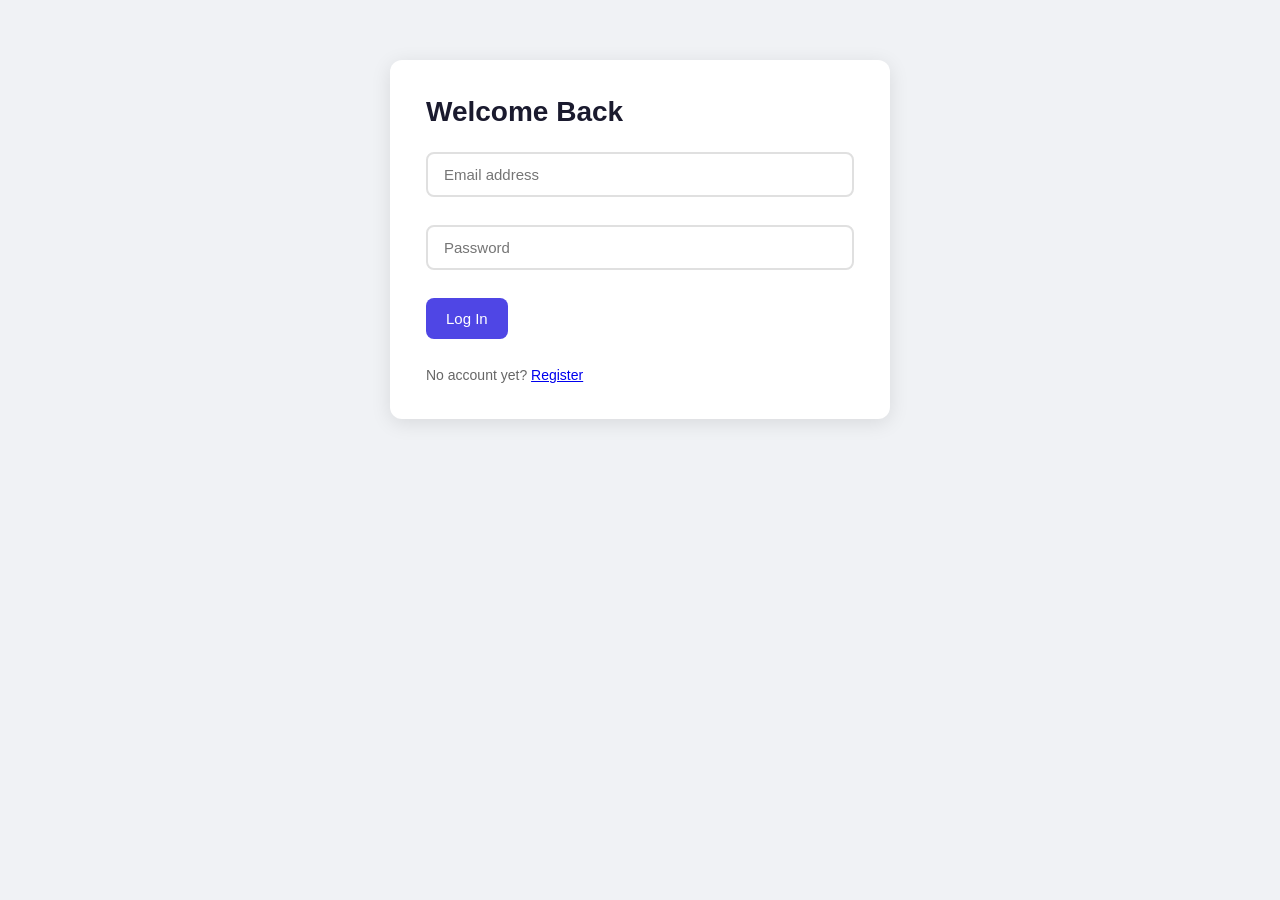
<file: frontend/login.html>
<!DOCTYPE html>
<html lang="en">
  <head>
    <meta charset="UTF-8" />
    <title>Login</title>
    <link rel="stylesheet" href="style.css" />
  </head>
  <body>
    <div class="container">
      <h1>Welcome Back</h1>

      <div class="input-row">
        <input type="email" id="email" placeholder="Email address" />
      </div>
      <div class="input-row">
        <input type="password" id="password" placeholder="Password" />
      </div>

      <div class="input-row">
        <button onclick="login()">Log In</button>
      </div>

      <p id="message" style="margin-top:16px; font-size:14px;"></p>

      <p style="margin-top:24px; font-size:14px; color:#666;">
        No account yet? <a href="register.html">Register</a>
      </p>
    </div>

    <script>
      const API = "https://todo-backend-rb0m.onrender.com";

      async function login() {
        const email    = document.getElementById("email").value.trim();
        const password = document.getElementById("password").value;
        const message  = document.getElementById("message");

        const response = await fetch(`${API}/login`, {
          method: "POST",
          headers: { "Content-Type": "application/json" },
          body: JSON.stringify({ email, password })
        });

        const data = await response.json();

        if (response.ok) {
          /*
            Store the token in localStorage — the browser's built-in key/value store.
            It persists across page refreshes (unlike regular variables which reset).
            script.js will read it from here and attach it to every request.
          */
          localStorage.setItem("token", data.token);
          localStorage.setItem("email", data.email);

          // Redirect to the main app
          window.location.href = "index.html";
        } else {
          message.style.color = "red";
          message.textContent = data.error;
        }
      }

      // Allow pressing Enter to log in
      document.addEventListener("keydown", e => {
        if (e.key === "Enter") login();
      });
    </script>
  </body>
</html>
</file>
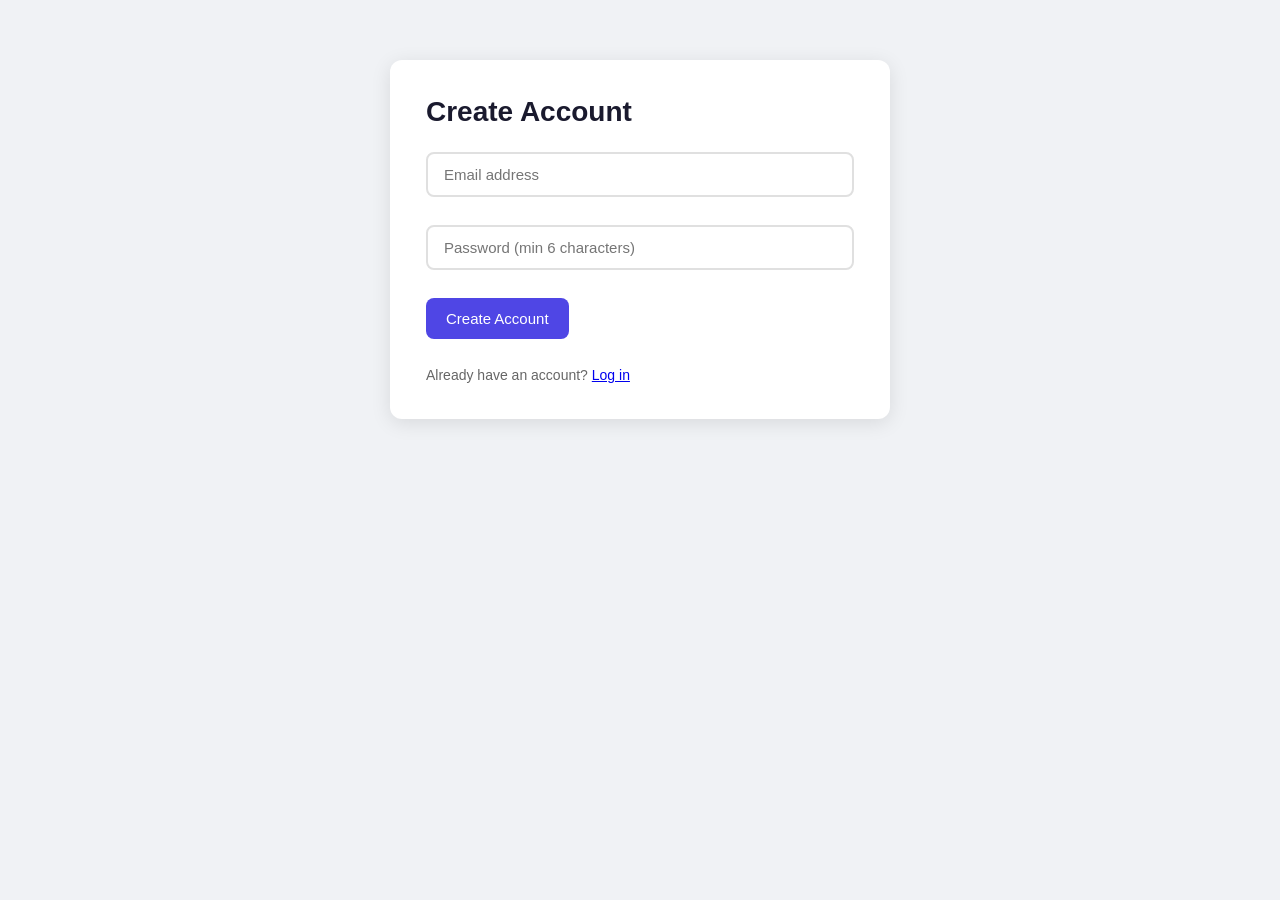
<file: frontend/register.html>
<!DOCTYPE html>
<html lang="en">
  <head>
    <meta charset="UTF-8" />
    <title>Register</title>
    <link rel="stylesheet" href="style.css" />
  </head>
  <body>
    <div class="container">
      <h1>Create Account</h1>

      <div class="input-row">
        <input type="email" id="email" placeholder="Email address" />
      </div>
      <div class="input-row">
        <input type="password" id="password" placeholder="Password (min 6 characters)" />
      </div>

      <div class="input-row">
        <button onclick="register()">Create Account</button>
      </div>

      <!-- Error and success messages appear here -->
      <p id="message" style="margin-top:16px; font-size:14px;"></p>

      <p style="margin-top:24px; font-size:14px; color:#666;">
        Already have an account? <a href="login.html">Log in</a>
      </p>
    </div>

    <script>
      const API = "https://todo-backend-rb0m.onrender.com";

      async function register() {
        const email    = document.getElementById("email").value.trim();
        const password = document.getElementById("password").value;
        const message  = document.getElementById("message");

        const response = await fetch(`${API}/register`, {
          method: "POST",
          headers: { "Content-Type": "application/json" },
          body: JSON.stringify({ email, password })
        });

        const data = await response.json();

        if (response.ok) {
          // Registration worked — send them to login
          message.style.color = "green";
          message.textContent = "Account created! Redirecting to login...";
          setTimeout(() => window.location.href = "login.html", 1500);
        } else {
          // Show the error message from the backend
          message.style.color = "red";
          message.textContent = data.error;
        }
      }
    </script>
  </body>
</html>
</file>
<file: frontend/style.css>
/*
  CSS works by "selecting" an HTML element and then applying rules to it.
  The format is always:
      selector {
          property: value;
      }
*/

/*
  * selects EVERY element on the page.
  box-sizing: border-box is a sensible default that makes sizing predictable.
  Think of it as setting the same unit system everywhere before measuring anything.
*/
* {
  box-sizing: border-box;
  margin: 0;
  padding: 0;
}

/*
  body is the entire page background.
  We're setting a light grey background and a readable font.
  font-family lists fallback fonts — if the first isn't available, try the next.
*/
body {
  background-color: #f0f2f5;
  font-family: "Segoe UI", Arial, sans-serif;
  display: flex;               /* flexbox centers the container on the page */
  justify-content: center;     /* horizontally centered */
  padding-top: 60px;
}

/*
  .container selects any element with class="container".
  The dot (.) means "class".
  This is the white card in the middle of the page.
*/
.container {
  background: white;
  border-radius: 12px;         /* rounded corners */
  box-shadow: 0 4px 20px rgba(0, 0, 0, 0.1);  /* subtle shadow around the card */
  padding: 36px;
  width: 100%;
  max-width: 500px;            /* never wider than 500px even on big screens */
}

/* h1 selects the big heading — "My Todo List" */
h1 {
  font-size: 28px;
  color: #1a1a2e;
  margin-bottom: 24px;
}

/*
  .input-row is the div wrapping the text box and Add button.
  display: flex makes its children sit side by side (instead of stacked).
  gap adds space between them.
*/
.input-row {
  display: flex;
  gap: 10px;
  margin-bottom: 28px;
}

/*
  input selects the text box.
  flex: 1 means "take up all remaining space" — so the button stays small
  and the input stretches to fill the rest of the row.
*/
input {
  flex: 1;
  padding: 12px 16px;
  border: 2px solid #e0e0e0;
  border-radius: 8px;
  font-size: 15px;
  outline: none;               /* removes the default blue browser outline */
  transition: border-color 0.2s;  /* smoothly animates border color change */
}

/* :focus applies when the user has clicked into the input box */
input:focus {
  border-color: #4f46e5;       /* purple border when active */
}

/* button is the Add button */
button {
  padding: 12px 20px;
  background-color: #4f46e5;   /* purple */
  color: white;
  border: none;                /* remove default browser button border */
  border-radius: 8px;
  font-size: 15px;
  cursor: pointer;             /* show a hand cursor on hover */
  transition: background-color 0.2s;
}

button:hover {
  background-color: #4338ca;   /* slightly darker purple on hover */
}

/*
  ul is the todo list container.
  list-style: none removes the default bullet points.
*/
ul {
  list-style: none;
}

/*
  li is each individual todo item.
  display: flex lets us put the checkbox, text, and delete button in a row.
  align-items: center vertically centers them.
*/
li {
  display: flex;
  align-items: center;
  gap: 12px;
  padding: 14px 0;
  border-bottom: 1px solid #f0f0f0;  /* thin line between todos */
}

/* Remove the bottom border from the very last todo item */
li:last-child {
  border-bottom: none;
}

/*
  .todo-text is the span holding the todo text.
  flex: 1 makes it stretch and push the delete button to the far right.
*/
.todo-text {
  flex: 1;
  font-size: 15px;
  color: #333;
}

/*
  .done is added to the text when a todo is completed.
  line-through draws a strikethrough, and the color fades to grey.
*/
.done {
  text-decoration: line-through;
  color: #aaa;
}

/* The delete button inside each todo item */
.delete-btn {
  background: none;            /* no background — just an X */
  border: none;
  color: #ccc;
  font-size: 18px;
  cursor: pointer;
  padding: 4px 8px;
  border-radius: 4px;
  transition: color 0.2s;
}

.delete-btn:hover {
  color: #e53e3e;              /* turns red on hover */
}

/* The edit button — pencil icon, sits to the left of delete */
.edit-btn {
  background: none;
  border: none;
  color: #ccc;
  font-size: 15px;
  cursor: pointer;
  padding: 4px 8px;
  border-radius: 4px;
  transition: color 0.2s;
}

.edit-btn:hover {
  color: #4f46e5;               /* turns purple on hover, matching the app's accent colour */
}

/*
  The save button replaces the edit button while a todo is being edited.
  It's small and green so it's clearly a "confirm" action.
*/
.save-btn {
  background-color: #38a169;    /* green */
  color: white;
  border: none;
  border-radius: 6px;
  padding: 4px 10px;
  font-size: 13px;
  cursor: pointer;
  transition: background-color 0.2s;
}

.save-btn:hover {
  background-color: #2f855a;    /* darker green on hover */
}

/*
  The inline edit input that replaces the todo text span while editing.
  flex: 1 makes it stretch to fill the available space, same as .todo-text does.
*/
.edit-input {
  flex: 1;
  padding: 4px 8px;
  border: 2px solid #4f46e5;    /* purple border to signal "this is active/editable" */
  border-radius: 6px;
  font-size: 15px;
  outline: none;
}

/* The checkbox inside each todo */
input[type="checkbox"] {
  width: 18px;
  height: 18px;
  cursor: pointer;
  accent-color: #4f46e5;       /* makes the checkmark purple when ticked */
}
</file>
